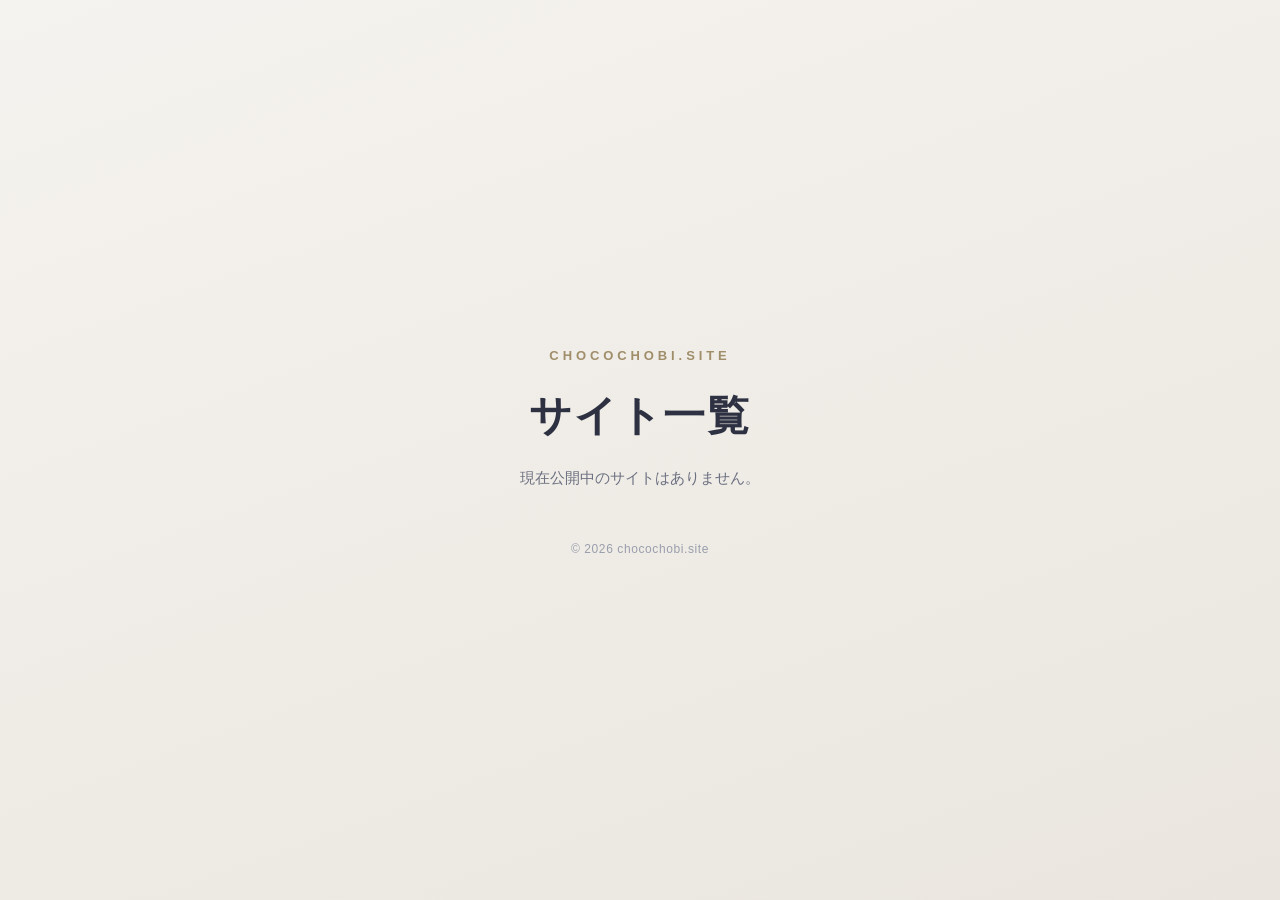
<file: index.html>
<!DOCTYPE html>
<html lang="ja">
<head>
  <meta charset="UTF-8">
  <meta name="viewport" content="width=device-width, initial-scale=1.0">
  <title>chocochobi.site</title>
  <meta name="description" content="chocochobi.site のサイト一覧です。">
  <style>
    *, *::before, *::after { box-sizing: border-box; margin: 0; padding: 0; }
    body {
      font-family: "Hiragino Kaku Gothic ProN", "Hiragino Sans", "Meiryo", sans-serif;
      color: #2d3142;
      background: linear-gradient(160deg, #f5f3ef 0%, #eae6df 100%);
      min-height: 100vh;
      display: flex;
      align-items: center;
      justify-content: center;
      padding: 40px 20px;
      line-height: 1.7;
    }
    .hub {
      width: 100%;
      max-width: 760px;
      text-align: center;
    }
    .hub-mark {
      display: inline-block;
      font-size: 13px;
      letter-spacing: 0.3em;
      text-transform: uppercase;
      color: #a08e6a;
      font-weight: 700;
      margin-bottom: 14px;
    }
    .hub h1 {
      font-size: clamp(1.8rem, 5vw, 2.6rem);
      font-weight: 700;
      letter-spacing: 0.04em;
      color: #2d3142;
    }
    .hub-lead {
      color: #6c7080;
      font-size: 15px;
      margin-top: 14px;
      margin-bottom: 48px;
    }
    .cards {
      display: grid;
      grid-template-columns: 1fr 1fr;
      gap: 22px;
    }
    .card {
      position: relative;
      display: flex;
      flex-direction: column;
      justify-content: flex-end;
      min-height: 200px;
      padding: 28px;
      border-radius: 14px;
      background: #fff;
      box-shadow: 0 8px 30px rgba(0,0,0,0.07);
      text-align: left;
      text-decoration: none;
      color: inherit;
      transition: transform 0.25s ease, box-shadow 0.25s ease;
      overflow: hidden;
    }
    .card:hover {
      transform: translateY(-4px);
      box-shadow: 0 14px 40px rgba(0,0,0,0.12);
    }
    .card-accent { position: absolute; top: 0; left: 0; right: 0; height: 6px; }
    .card.law .card-accent  { background: linear-gradient(90deg, #1a2e4a, #b8965a); }
    .card.barre .card-accent { background: linear-gradient(90deg, #c98aa6, #e8c9a0); }
    .card-tag {
      align-self: flex-start;
      font-size: 11px;
      letter-spacing: 0.18em;
      text-transform: uppercase;
      color: #a08e6a;
      font-weight: 700;
      margin-bottom: auto;
    }
    .card h2 {
      font-size: 21px;
      font-weight: 700;
      margin-top: 18px;
      color: #2d3142;
    }
    .card p { font-size: 13.5px; color: #6c7080; margin-top: 8px; }
    .card-go { margin-top: 16px; font-size: 13px; font-weight: 700; color: #b8965a; }
    .badge-soon {
      position: absolute;
      top: 18px; right: 18px;
      background: #efe9e0;
      color: #a08e6a;
      font-size: 11px;
      font-weight: 700;
      padding: 4px 10px;
      border-radius: 999px;
      letter-spacing: 0.05em;
    }
    .hub-footer { margin-top: 44px; font-size: 12px; color: #9a9eac; letter-spacing: 0.05em; }
    @media (max-width: 600px) {
      .cards { grid-template-columns: 1fr; }
    }
  </style>
</head>
<body>
  <main class="hub">
    <span class="hub-mark">chocochobi.site</span>
    <h1>サイト一覧</h1>
    <p class="hub-lead">現在公開中のサイトはありません。</p>

    <p class="hub-footer">&copy; 2026 chocochobi.site</p>
  </main>
</body>
</html>
</file>
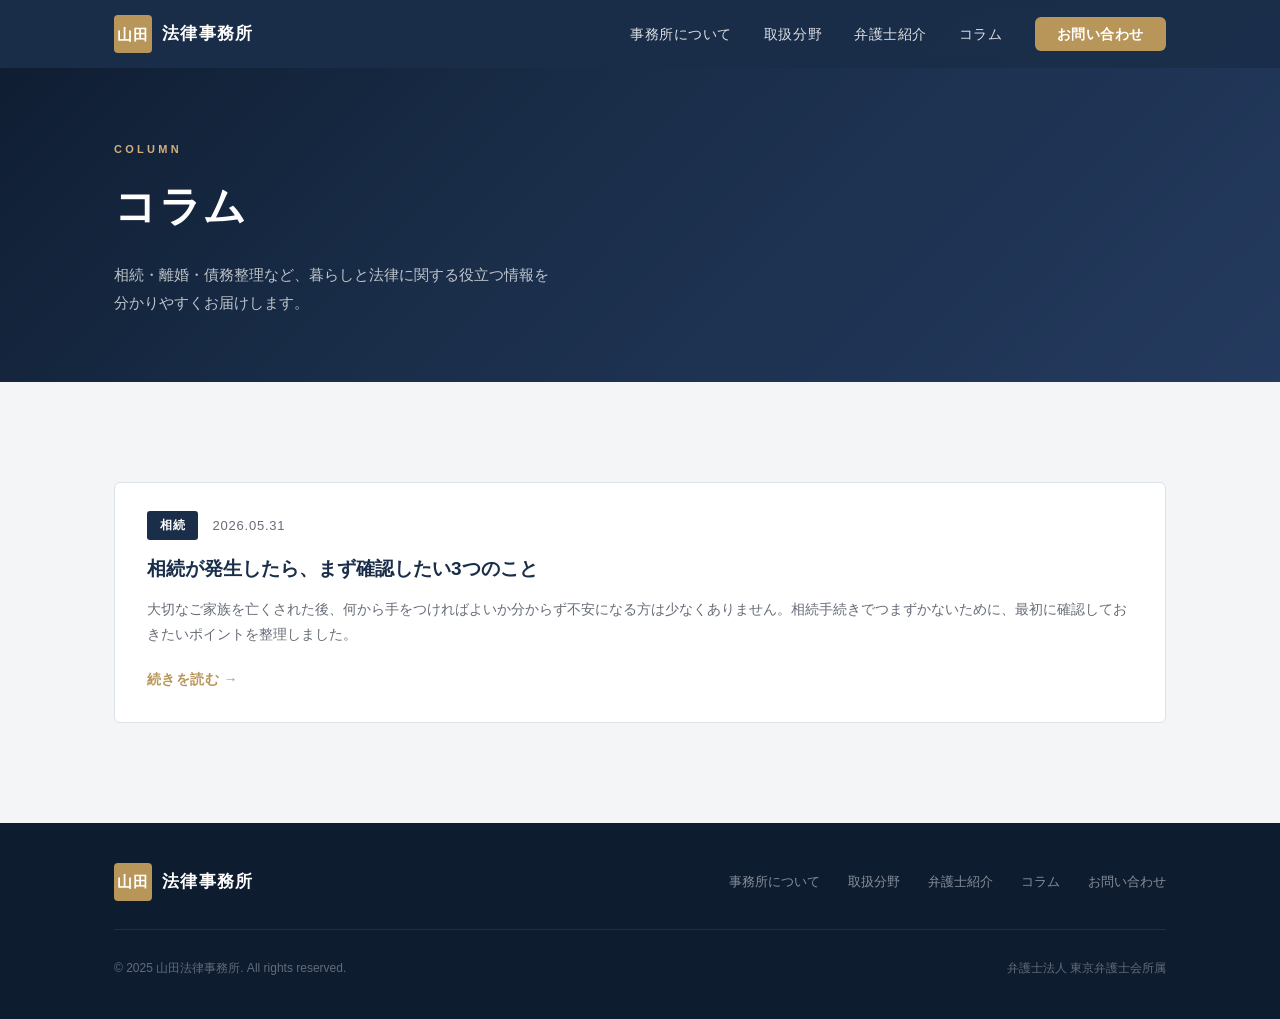
<file: column/index.html>
<!DOCTYPE html>
<html lang="ja">
<head>
  <meta charset="UTF-8">
  <meta name="viewport" content="width=device-width, initial-scale=1.0">
  <title>コラム | 山田法律事務所</title>
  <meta name="description" content="山田法律事務所が、相続・離婚・債務整理など、暮らしと法律に関する役立つ情報を分かりやすくお届けします。">
  <link rel="stylesheet" href="../style.css">
</head>
<body>

  <!-- ナビゲーション -->
  <header>
    <nav class="navbar">
      <a class="nav-logo" href="../index.html">
        <span class="logo-mark">山田</span>
        <span class="logo-text">法律事務所</span>
      </a>
      <ul class="nav-links">
        <li><a href="../index.html#about">事務所について</a></li>
        <li><a href="../index.html#practice">取扱分野</a></li>
        <li><a href="../index.html#attorneys">弁護士紹介</a></li>
        <li><a href="index.html">コラム</a></li>
        <li><a href="../index.html#contact" class="btn-contact">お問い合わせ</a></li>
      </ul>
    </nav>
  </header>

  <!-- ページヘッダー -->
  <section class="subpage-header">
    <div class="container">
      <div class="section-label light">Column</div>
      <h1 class="subpage-title">コラム</h1>
      <p class="subpage-desc">相続・離婚・債務整理など、暮らしと法律に関する役立つ情報を<br>分かりやすくお届けします。</p>
    </div>
  </section>

  <!-- コラム一覧 -->
  <section class="section column-list-section">
    <div class="container">
      <div class="column-list">

        <!-- 記事はここに追加していきます -->
        <a class="column-card" href="souzoku-no-kiso.html">
          <div class="column-card-meta">
            <span class="column-cat">相続</span>
            <span class="column-date">2026.05.31</span>
          </div>
          <h2 class="column-card-title">相続が発生したら、まず確認したい3つのこと</h2>
          <p class="column-card-excerpt">大切なご家族を亡くされた後、何から手をつければよいか分からず不安になる方は少なくありません。相続手続きでつまずかないために、最初に確認しておきたいポイントを整理しました。</p>
          <span class="column-readmore">続きを読む →</span>
        </a>

      </div>
    </div>
  </section>

  <!-- フッター -->
  <footer class="footer">
    <div class="container">
      <div class="footer-top">
        <div class="footer-brand">
          <span class="logo-mark">山田</span>
          <span class="logo-text">法律事務所</span>
        </div>
        <nav class="footer-nav">
          <a href="../index.html#about">事務所について</a>
          <a href="../index.html#practice">取扱分野</a>
          <a href="../index.html#attorneys">弁護士紹介</a>
          <a href="index.html">コラム</a>
          <a href="../index.html#contact">お問い合わせ</a>
        </nav>
      </div>
      <div class="footer-bottom">
        <p>&copy; 2025 山田法律事務所. All rights reserved.</p>
        <p class="footer-note">弁護士法人 東京弁護士会所属</p>
      </div>
    </div>
  </footer>

  <script>
    // ナビバーのスクロール影
    const navbar = document.querySelector('.navbar');
    window.addEventListener('scroll', () => {
      navbar.classList.toggle('scrolled', window.scrollY > 10);
    });
  </script>

</body>
</html>
</file>
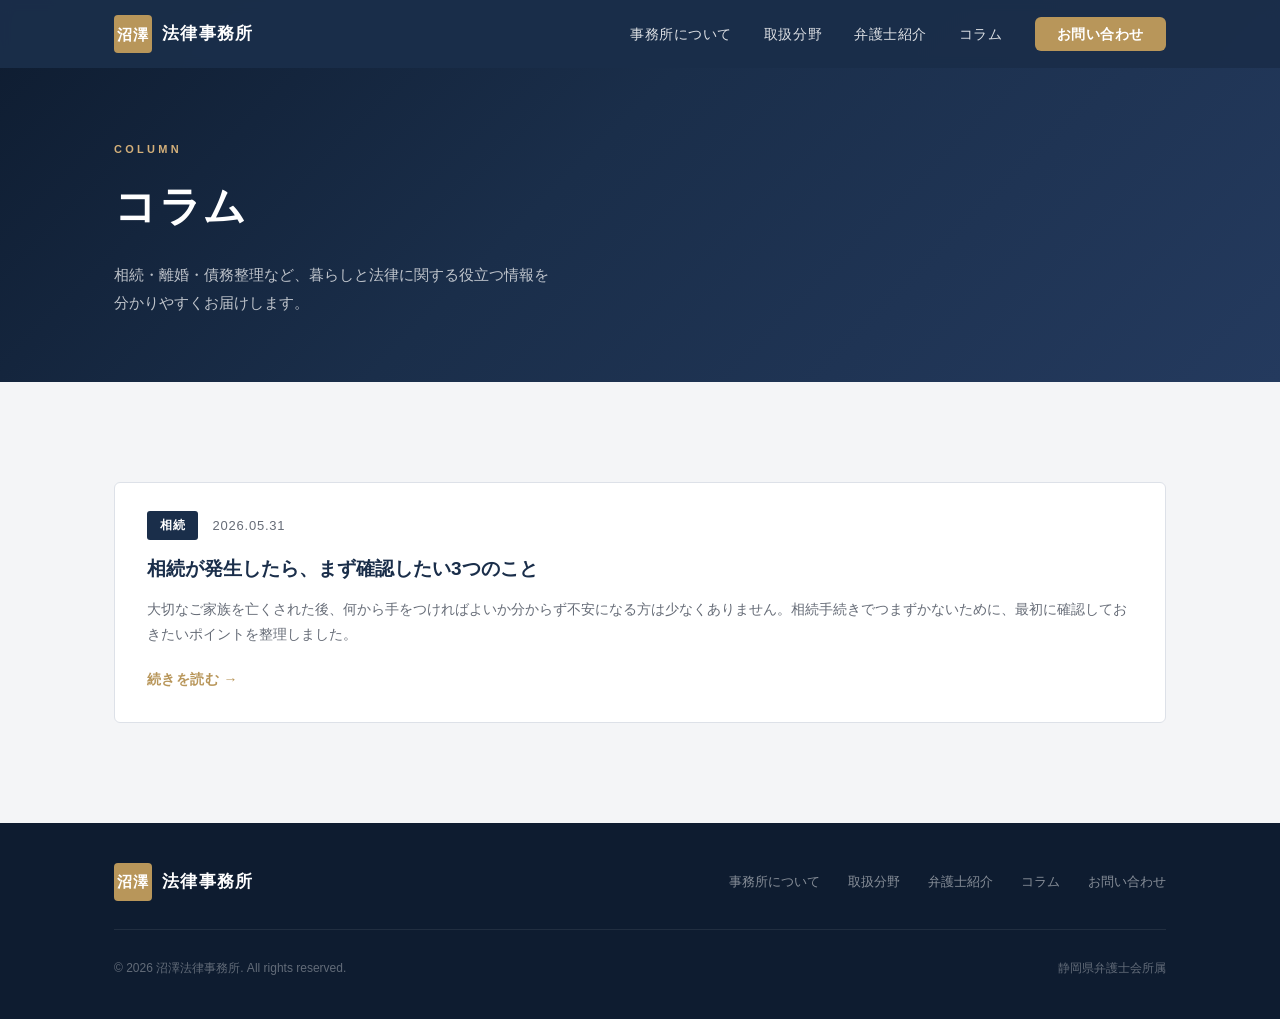
<file: lawyer-preview-7d3f9a1c/column/index.html>
<!DOCTYPE html>
<html lang="ja">
<head>
  <meta charset="UTF-8">
  <meta name="viewport" content="width=device-width, initial-scale=1.0">
  <meta name="robots" content="noindex">
  <title>コラム | 沼澤法律事務所</title>
  <meta name="description" content="沼澤法律事務所が、相続・離婚・債務整理など、暮らしと法律に関する役立つ情報を分かりやすくお届けします。">
  <link rel="stylesheet" href="../style.css">
</head>
<body>

  <!-- ナビゲーション -->
  <header>
    <nav class="navbar">
      <a class="nav-logo" href="../index.html">
        <span class="logo-mark">沼澤</span>
        <span class="logo-text">法律事務所</span>
      </a>
      <ul class="nav-links">
        <li><a href="../index.html#about">事務所について</a></li>
        <li><a href="../index.html#practice">取扱分野</a></li>
        <li><a href="../index.html#attorneys">弁護士紹介</a></li>
        <li><a href="index.html">コラム</a></li>
        <li><a href="../index.html#contact" class="btn-contact">お問い合わせ</a></li>
      </ul>
    </nav>
  </header>

  <!-- ページヘッダー -->
  <section class="subpage-header">
    <div class="container">
      <div class="section-label light">Column</div>
      <h1 class="subpage-title">コラム</h1>
      <p class="subpage-desc">相続・離婚・債務整理など、暮らしと法律に関する役立つ情報を<br>分かりやすくお届けします。</p>
    </div>
  </section>

  <!-- コラム一覧 -->
  <section class="section column-list-section">
    <div class="container">
      <div class="column-list">

        <!-- 記事はここに追加していきます -->
        <a class="column-card" href="souzoku-no-kiso.html">
          <div class="column-card-meta">
            <span class="column-cat">相続</span>
            <span class="column-date">2026.05.31</span>
          </div>
          <h2 class="column-card-title">相続が発生したら、まず確認したい3つのこと</h2>
          <p class="column-card-excerpt">大切なご家族を亡くされた後、何から手をつければよいか分からず不安になる方は少なくありません。相続手続きでつまずかないために、最初に確認しておきたいポイントを整理しました。</p>
          <span class="column-readmore">続きを読む →</span>
        </a>

      </div>
    </div>
  </section>

  <!-- フッター -->
  <footer class="footer">
    <div class="container">
      <div class="footer-top">
        <div class="footer-brand">
          <span class="logo-mark">沼澤</span>
          <span class="logo-text">法律事務所</span>
        </div>
        <nav class="footer-nav">
          <a href="../index.html#about">事務所について</a>
          <a href="../index.html#practice">取扱分野</a>
          <a href="../index.html#attorneys">弁護士紹介</a>
          <a href="index.html">コラム</a>
          <a href="../index.html#contact">お問い合わせ</a>
        </nav>
      </div>
      <div class="footer-bottom">
        <p>&copy; 2026 沼澤法律事務所. All rights reserved.</p>
        <p class="footer-note">静岡県弁護士会所属</p>
      </div>
    </div>
  </footer>

  <script>
    // ナビバーのスクロール影
    const navbar = document.querySelector('.navbar');
    window.addEventListener('scroll', () => {
      navbar.classList.toggle('scrolled', window.scrollY > 10);
    });
  </script>

</body>
</html>
</file>
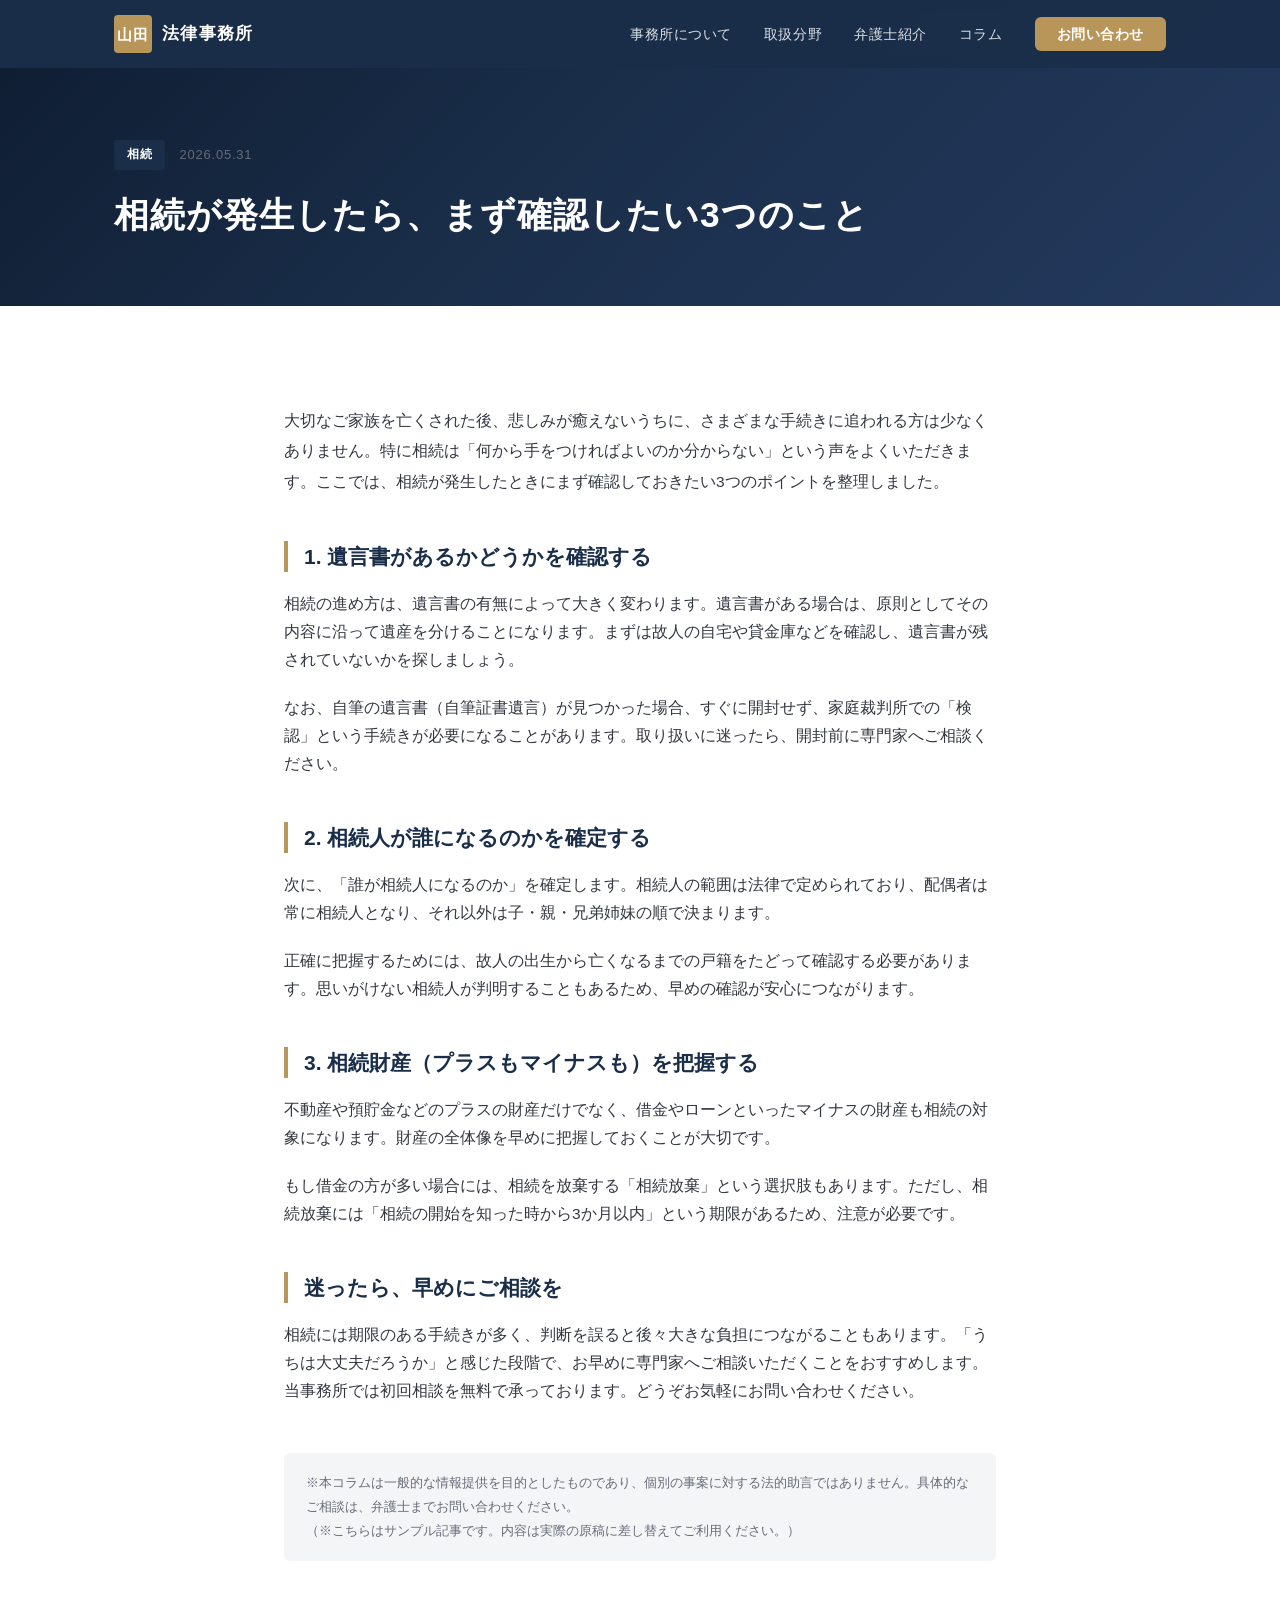
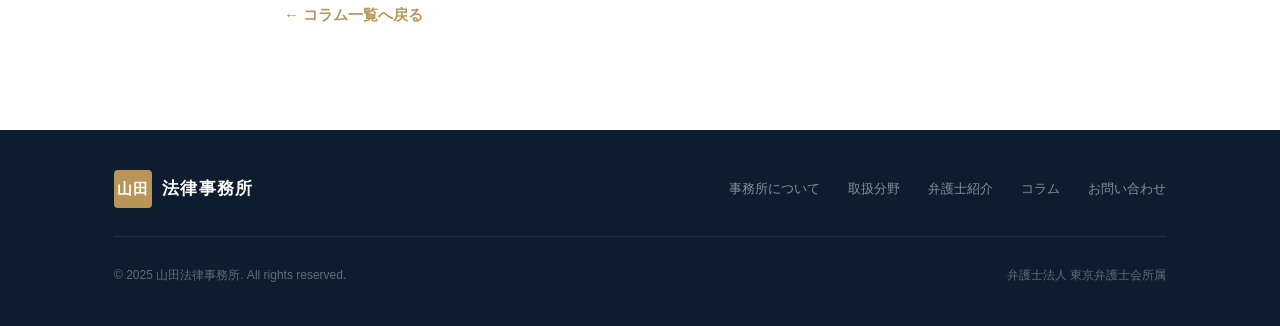
<file: column/souzoku-no-kiso.html>
<!DOCTYPE html>
<html lang="ja">
<head>
  <meta charset="UTF-8">
  <meta name="viewport" content="width=device-width, initial-scale=1.0">
  <title>相続が発生したら、まず確認したい3つのこと | コラム | 山田法律事務所</title>
  <meta name="description" content="相続が発生したとき、最初に確認しておきたい「遺言書」「相続人」「相続財産」の3つのポイントを、山田法律事務所が分かりやすく解説します。">
  <link rel="stylesheet" href="../style.css">
</head>
<body>

  <!-- ナビゲーション -->
  <header>
    <nav class="navbar">
      <a class="nav-logo" href="../index.html">
        <span class="logo-mark">山田</span>
        <span class="logo-text">法律事務所</span>
      </a>
      <ul class="nav-links">
        <li><a href="../index.html#about">事務所について</a></li>
        <li><a href="../index.html#practice">取扱分野</a></li>
        <li><a href="../index.html#attorneys">弁護士紹介</a></li>
        <li><a href="index.html">コラム</a></li>
        <li><a href="../index.html#contact" class="btn-contact">お問い合わせ</a></li>
      </ul>
    </nav>
  </header>

  <!-- 記事ヘッダー -->
  <section class="subpage-header">
    <div class="container">
      <div class="article-meta-top">
        <span class="column-cat">相続</span>
        <span class="column-date">2026.05.31</span>
      </div>
      <h1 class="article-title">相続が発生したら、まず確認したい3つのこと</h1>
    </div>
  </section>

  <!-- 記事本文 -->
  <article class="section article-body-section">
    <div class="container article-container">
      <p class="article-lead">大切なご家族を亡くされた後、悲しみが癒えないうちに、さまざまな手続きに追われる方は少なくありません。特に相続は「何から手をつければよいのか分からない」という声をよくいただきます。ここでは、相続が発生したときにまず確認しておきたい3つのポイントを整理しました。</p>

      <h2>1. 遺言書があるかどうかを確認する</h2>
      <p>相続の進め方は、遺言書の有無によって大きく変わります。遺言書がある場合は、原則としてその内容に沿って遺産を分けることになります。まずは故人の自宅や貸金庫などを確認し、遺言書が残されていないかを探しましょう。</p>
      <p>なお、自筆の遺言書（自筆証書遺言）が見つかった場合、すぐに開封せず、家庭裁判所での「検認」という手続きが必要になることがあります。取り扱いに迷ったら、開封前に専門家へご相談ください。</p>

      <h2>2. 相続人が誰になるのかを確定する</h2>
      <p>次に、「誰が相続人になるのか」を確定します。相続人の範囲は法律で定められており、配偶者は常に相続人となり、それ以外は子・親・兄弟姉妹の順で決まります。</p>
      <p>正確に把握するためには、故人の出生から亡くなるまでの戸籍をたどって確認する必要があります。思いがけない相続人が判明することもあるため、早めの確認が安心につながります。</p>

      <h2>3. 相続財産（プラスもマイナスも）を把握する</h2>
      <p>不動産や預貯金などのプラスの財産だけでなく、借金やローンといったマイナスの財産も相続の対象になります。財産の全体像を早めに把握しておくことが大切です。</p>
      <p>もし借金の方が多い場合には、相続を放棄する「相続放棄」という選択肢もあります。ただし、相続放棄には「相続の開始を知った時から3か月以内」という期限があるため、注意が必要です。</p>

      <h2>迷ったら、早めにご相談を</h2>
      <p>相続には期限のある手続きが多く、判断を誤ると後々大きな負担につながることもあります。「うちは大丈夫だろうか」と感じた段階で、お早めに専門家へご相談いただくことをおすすめします。当事務所では初回相談を無料で承っております。どうぞお気軽にお問い合わせください。</p>

      <div class="article-note">
        ※本コラムは一般的な情報提供を目的としたものであり、個別の事案に対する法的助言ではありません。具体的なご相談は、弁護士までお問い合わせください。<br>
        （※こちらはサンプル記事です。内容は実際の原稿に差し替えてご利用ください。）
      </div>

      <a class="back-link" href="index.html">← コラム一覧へ戻る</a>
    </div>
  </article>

  <!-- フッター -->
  <footer class="footer">
    <div class="container">
      <div class="footer-top">
        <div class="footer-brand">
          <span class="logo-mark">山田</span>
          <span class="logo-text">法律事務所</span>
        </div>
        <nav class="footer-nav">
          <a href="../index.html#about">事務所について</a>
          <a href="../index.html#practice">取扱分野</a>
          <a href="../index.html#attorneys">弁護士紹介</a>
          <a href="index.html">コラム</a>
          <a href="../index.html#contact">お問い合わせ</a>
        </nav>
      </div>
      <div class="footer-bottom">
        <p>&copy; 2025 山田法律事務所. All rights reserved.</p>
        <p class="footer-note">弁護士法人 東京弁護士会所属</p>
      </div>
    </div>
  </footer>

  <script>
    const navbar = document.querySelector('.navbar');
    window.addEventListener('scroll', () => {
      navbar.classList.toggle('scrolled', window.scrollY > 10);
    });
  </script>

</body>
</html>
</file>
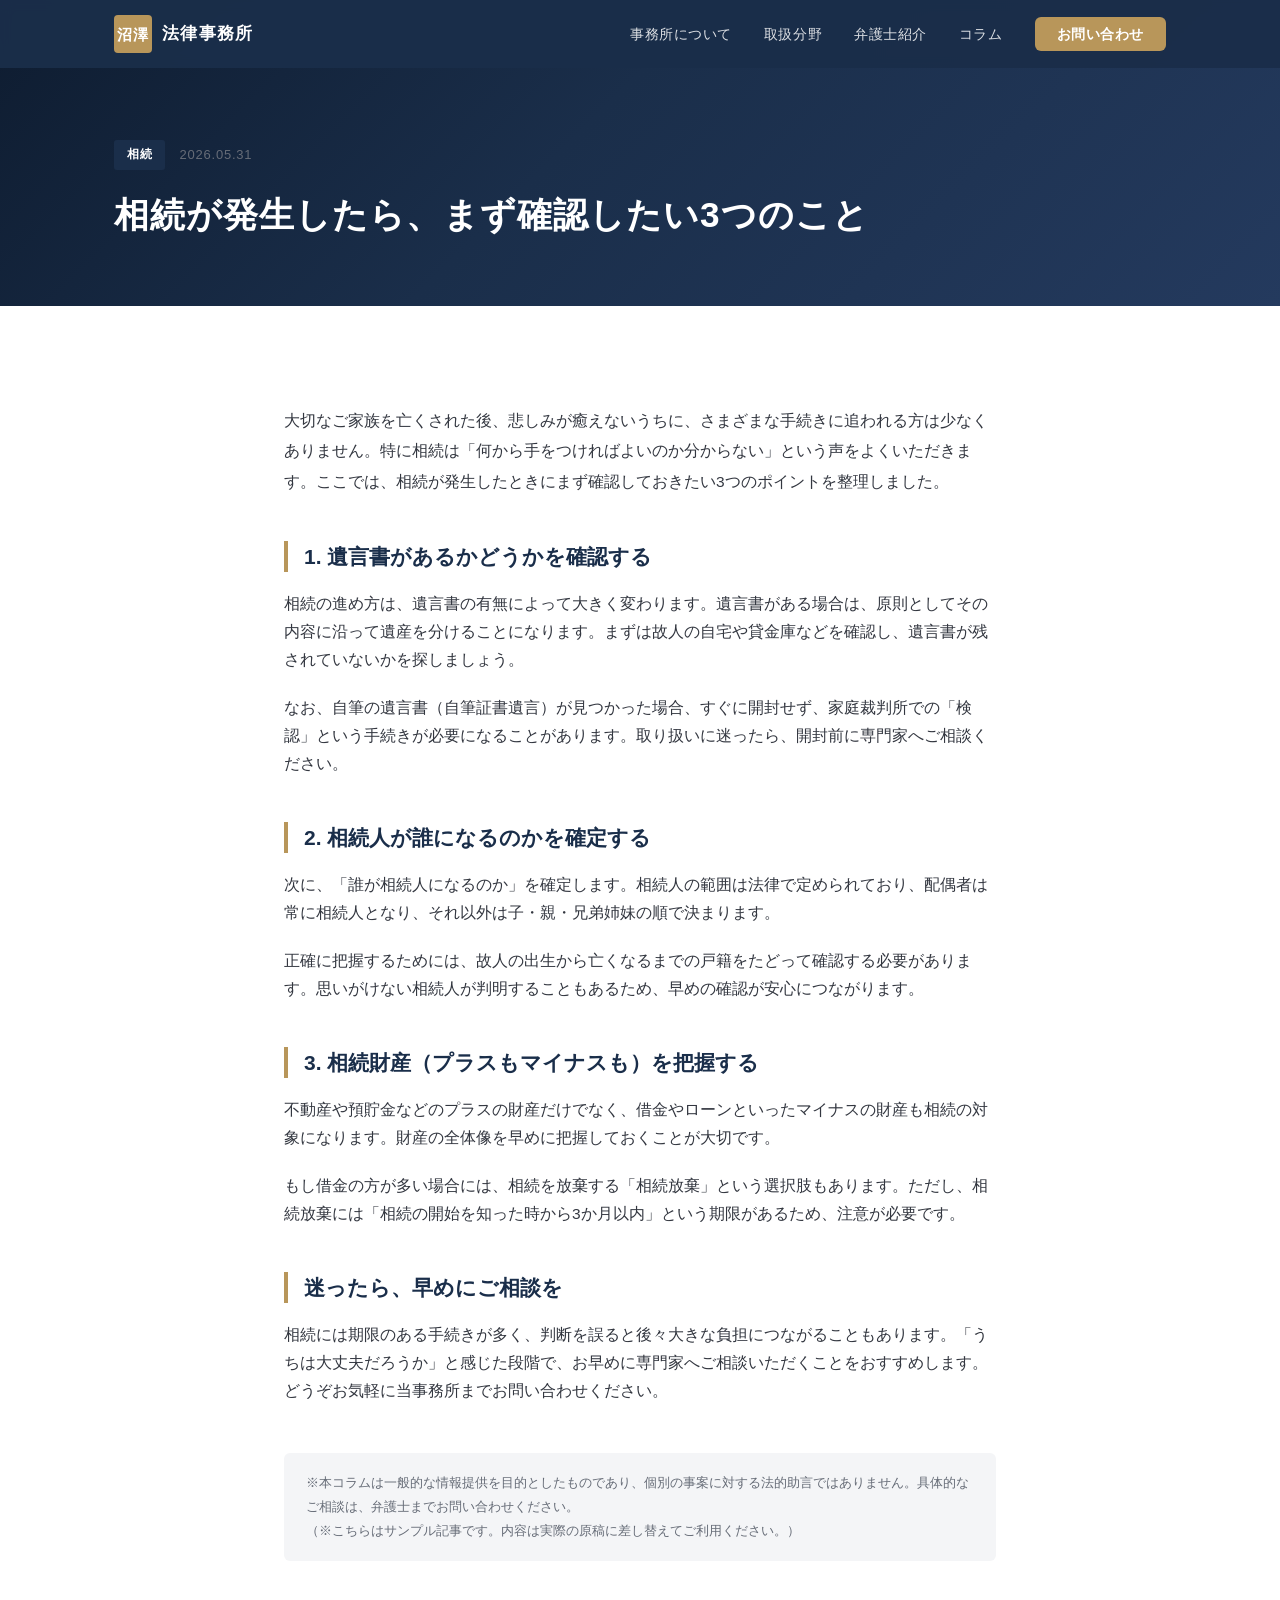
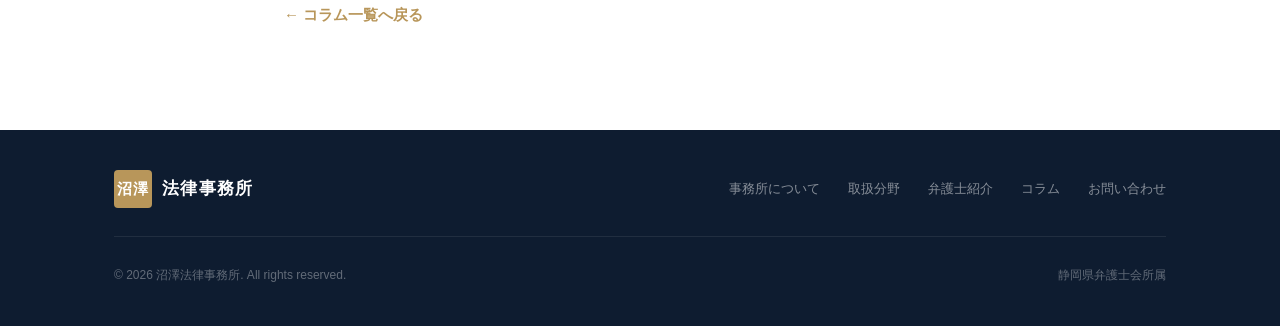
<file: lawyer-preview-7d3f9a1c/column/souzoku-no-kiso.html>
<!DOCTYPE html>
<html lang="ja">
<head>
  <meta charset="UTF-8">
  <meta name="viewport" content="width=device-width, initial-scale=1.0">
  <meta name="robots" content="noindex">
  <title>相続が発生したら、まず確認したい3つのこと | コラム | 沼澤法律事務所</title>
  <meta name="description" content="相続が発生したとき、最初に確認しておきたい「遺言書」「相続人」「相続財産」の3つのポイントを、沼澤法律事務所が分かりやすく解説します。">
  <link rel="stylesheet" href="../style.css">
</head>
<body>

  <!-- ナビゲーション -->
  <header>
    <nav class="navbar">
      <a class="nav-logo" href="../index.html">
        <span class="logo-mark">沼澤</span>
        <span class="logo-text">法律事務所</span>
      </a>
      <ul class="nav-links">
        <li><a href="../index.html#about">事務所について</a></li>
        <li><a href="../index.html#practice">取扱分野</a></li>
        <li><a href="../index.html#attorneys">弁護士紹介</a></li>
        <li><a href="index.html">コラム</a></li>
        <li><a href="../index.html#contact" class="btn-contact">お問い合わせ</a></li>
      </ul>
    </nav>
  </header>

  <!-- 記事ヘッダー -->
  <section class="subpage-header">
    <div class="container">
      <div class="article-meta-top">
        <span class="column-cat">相続</span>
        <span class="column-date">2026.05.31</span>
      </div>
      <h1 class="article-title">相続が発生したら、まず確認したい3つのこと</h1>
    </div>
  </section>

  <!-- 記事本文 -->
  <article class="section article-body-section">
    <div class="container article-container">
      <p class="article-lead">大切なご家族を亡くされた後、悲しみが癒えないうちに、さまざまな手続きに追われる方は少なくありません。特に相続は「何から手をつければよいのか分からない」という声をよくいただきます。ここでは、相続が発生したときにまず確認しておきたい3つのポイントを整理しました。</p>

      <h2>1. 遺言書があるかどうかを確認する</h2>
      <p>相続の進め方は、遺言書の有無によって大きく変わります。遺言書がある場合は、原則としてその内容に沿って遺産を分けることになります。まずは故人の自宅や貸金庫などを確認し、遺言書が残されていないかを探しましょう。</p>
      <p>なお、自筆の遺言書（自筆証書遺言）が見つかった場合、すぐに開封せず、家庭裁判所での「検認」という手続きが必要になることがあります。取り扱いに迷ったら、開封前に専門家へご相談ください。</p>

      <h2>2. 相続人が誰になるのかを確定する</h2>
      <p>次に、「誰が相続人になるのか」を確定します。相続人の範囲は法律で定められており、配偶者は常に相続人となり、それ以外は子・親・兄弟姉妹の順で決まります。</p>
      <p>正確に把握するためには、故人の出生から亡くなるまでの戸籍をたどって確認する必要があります。思いがけない相続人が判明することもあるため、早めの確認が安心につながります。</p>

      <h2>3. 相続財産（プラスもマイナスも）を把握する</h2>
      <p>不動産や預貯金などのプラスの財産だけでなく、借金やローンといったマイナスの財産も相続の対象になります。財産の全体像を早めに把握しておくことが大切です。</p>
      <p>もし借金の方が多い場合には、相続を放棄する「相続放棄」という選択肢もあります。ただし、相続放棄には「相続の開始を知った時から3か月以内」という期限があるため、注意が必要です。</p>

      <h2>迷ったら、早めにご相談を</h2>
      <p>相続には期限のある手続きが多く、判断を誤ると後々大きな負担につながることもあります。「うちは大丈夫だろうか」と感じた段階で、お早めに専門家へご相談いただくことをおすすめします。どうぞお気軽に当事務所までお問い合わせください。</p>

      <div class="article-note">
        ※本コラムは一般的な情報提供を目的としたものであり、個別の事案に対する法的助言ではありません。具体的なご相談は、弁護士までお問い合わせください。<br>
        （※こちらはサンプル記事です。内容は実際の原稿に差し替えてご利用ください。）
      </div>

      <a class="back-link" href="index.html">← コラム一覧へ戻る</a>
    </div>
  </article>

  <!-- フッター -->
  <footer class="footer">
    <div class="container">
      <div class="footer-top">
        <div class="footer-brand">
          <span class="logo-mark">沼澤</span>
          <span class="logo-text">法律事務所</span>
        </div>
        <nav class="footer-nav">
          <a href="../index.html#about">事務所について</a>
          <a href="../index.html#practice">取扱分野</a>
          <a href="../index.html#attorneys">弁護士紹介</a>
          <a href="index.html">コラム</a>
          <a href="../index.html#contact">お問い合わせ</a>
        </nav>
      </div>
      <div class="footer-bottom">
        <p>&copy; 2026 沼澤法律事務所. All rights reserved.</p>
        <p class="footer-note">静岡県弁護士会所属</p>
      </div>
    </div>
  </footer>

  <script>
    const navbar = document.querySelector('.navbar');
    window.addEventListener('scroll', () => {
      navbar.classList.toggle('scrolled', window.scrollY > 10);
    });
  </script>

</body>
</html>
</file>
<file: style.css>
/* ===== リセット & ベース ===== */
*, *::before, *::after {
  box-sizing: border-box;
  margin: 0;
  padding: 0;
}

:root {
  --navy:    #1a2e4a;
  --navy-mid:#243a5e;
  --gold:    #b8965a;
  --gold-lt: #d4b07a;
  --gray-dk: #333740;
  --gray-md: #666c77;
  --gray-lt: #f4f5f7;
  --white:   #ffffff;
  --border:  #dde1e8;
  --radius:  6px;
  --shadow:  0 4px 24px rgba(0,0,0,0.08);
  --transition: 0.25s ease;
  --max-w:   1100px;
}

html {
  scroll-behavior: smooth;
}

body {
  font-family: "Hiragino Kaku Gothic ProN", "Hiragino Sans", "Meiryo", sans-serif;
  font-size: 16px;
  line-height: 1.8;
  color: var(--gray-dk);
  background: var(--white);
}

a {
  color: inherit;
  text-decoration: none;
}

img { display: block; max-width: 100%; }

.container {
  max-width: var(--max-w);
  margin: 0 auto;
  padding: 0 24px;
}

/* ===== ナビバー ===== */
header {
  position: fixed;
  top: 0; left: 0; right: 0;
  z-index: 100;
  background: rgba(26, 46, 74, 0.97);
  backdrop-filter: blur(6px);
}

.navbar {
  max-width: var(--max-w);
  margin: 0 auto;
  padding: 0 24px;
  height: 68px;
  display: flex;
  align-items: center;
  justify-content: space-between;
  transition: box-shadow var(--transition);
}

.navbar.scrolled {
  box-shadow: 0 2px 20px rgba(0,0,0,0.25);
}

.nav-logo {
  display: flex;
  align-items: center;
  gap: 10px;
  color: var(--white);
}

.logo-mark {
  background: var(--gold);
  color: var(--white);
  font-weight: 700;
  font-size: 15px;
  width: 38px;
  height: 38px;
  display: flex;
  align-items: center;
  justify-content: center;
  border-radius: 4px;
  letter-spacing: 0.05em;
}

.logo-text {
  font-size: 17px;
  font-weight: 700;
  letter-spacing: 0.08em;
  color: var(--white);
}

.nav-links {
  list-style: none;
  display: flex;
  align-items: center;
  gap: 32px;
}

.nav-links a {
  color: rgba(255,255,255,0.85);
  font-size: 14px;
  letter-spacing: 0.04em;
  transition: color var(--transition);
}

.nav-links a:hover {
  color: var(--gold-lt);
}

.btn-contact {
  background: var(--gold) !important;
  color: var(--white) !important;
  padding: 9px 22px;
  border-radius: var(--radius);
  font-weight: 600;
  transition: background var(--transition) !important;
}

.btn-contact:hover {
  background: var(--gold-lt) !important;
}

/* ===== ヒーロー ===== */
.hero {
  position: relative;
  min-height: 100vh;
  display: flex;
  align-items: center;
  background: linear-gradient(135deg, #0e1c30 0%, #1a2e4a 45%, #243a5e 100%);
  overflow: hidden;
}

.hero::before {
  content: '';
  position: absolute;
  inset: 0;
  background-image:
    repeating-linear-gradient(
      0deg,
      transparent,
      transparent 79px,
      rgba(255,255,255,0.025) 79px,
      rgba(255,255,255,0.025) 80px
    ),
    repeating-linear-gradient(
      90deg,
      transparent,
      transparent 79px,
      rgba(255,255,255,0.025) 79px,
      rgba(255,255,255,0.025) 80px
    );
}

.hero::after {
  content: '';
  position: absolute;
  right: -100px;
  top: 50%;
  transform: translateY(-50%);
  width: 600px;
  height: 600px;
  border-radius: 50%;
  background: radial-gradient(circle, rgba(184,150,90,0.12) 0%, transparent 70%);
}

.hero-content {
  position: relative;
  z-index: 1;
  max-width: var(--max-w);
  margin: 0 auto;
  padding: 0 24px;
  padding-top: 68px;
}

.hero-sub {
  color: var(--gold);
  font-size: 13px;
  letter-spacing: 0.25em;
  margin-bottom: 20px;
  font-weight: 600;
}

.hero h1 {
  font-size: clamp(2rem, 5vw, 3.5rem);
  font-weight: 700;
  color: var(--white);
  line-height: 1.35;
  margin-bottom: 24px;
  letter-spacing: 0.03em;
}

.hero-desc {
  color: rgba(255,255,255,0.72);
  font-size: 16px;
  line-height: 1.9;
  margin-bottom: 40px;
}

.btn-primary {
  display: inline-block;
  background: var(--gold);
  color: var(--white);
  padding: 15px 40px;
  border-radius: var(--radius);
  font-size: 15px;
  font-weight: 700;
  letter-spacing: 0.05em;
  transition: background var(--transition), transform var(--transition), box-shadow var(--transition);
  box-shadow: 0 4px 16px rgba(184,150,90,0.4);
}

.btn-primary:hover {
  background: var(--gold-lt);
  transform: translateY(-2px);
  box-shadow: 0 8px 24px rgba(184,150,90,0.5);
}

/* ===== セクション共通 ===== */
.section {
  padding: 100px 0;
}

.section-label {
  font-size: 11px;
  letter-spacing: 0.3em;
  text-transform: uppercase;
  color: var(--gold);
  font-weight: 700;
  margin-bottom: 10px;
}

.section-label.light { color: var(--gold-lt); }

.section-title {
  font-size: clamp(1.6rem, 3vw, 2.2rem);
  font-weight: 700;
  color: var(--navy);
  margin-bottom: 56px;
  letter-spacing: 0.04em;
  position: relative;
  padding-bottom: 20px;
}

.section-title::after {
  content: '';
  position: absolute;
  bottom: 0; left: 0;
  width: 48px; height: 3px;
  background: var(--gold);
  border-radius: 2px;
}

.section-title.light { color: var(--white); }
.section-title.light::after { background: var(--gold-lt); }

/* ===== 事務所について ===== */
.about { background: var(--white); }

.about-grid {
  display: grid;
  grid-template-columns: 1fr 1fr;
  gap: 64px;
  align-items: center;
}

.about-text p {
  color: var(--gray-md);
  margin-bottom: 18px;
  font-size: 15px;
}

.about-stats {
  display: grid;
  grid-template-columns: 1fr 1fr 1fr;
  gap: 16px;
}

.stat {
  background: var(--navy);
  border-radius: 8px;
  padding: 28px 16px;
  text-align: center;
  display: flex;
  flex-direction: column;
  gap: 8px;
}

.stat-number {
  font-size: 2rem;
  font-weight: 800;
  color: var(--gold);
  line-height: 1;
}

.stat-number small {
  font-size: 1rem;
  font-weight: 600;
}

.stat-label {
  font-size: 12px;
  color: rgba(255,255,255,0.7);
  letter-spacing: 0.05em;
}

/* ===== 取扱分野 ===== */
.practice { background: var(--gray-lt); }

.practice-grid {
  display: grid;
  grid-template-columns: repeat(3, 1fr);
  gap: 24px;
}

.practice-card {
  background: var(--white);
  border-radius: 10px;
  padding: 36px 28px;
  border: 1px solid var(--border);
  transition: transform var(--transition), box-shadow var(--transition), border-color var(--transition);
}

.practice-card:hover {
  transform: translateY(-4px);
  box-shadow: var(--shadow);
  border-color: var(--gold);
}

.practice-icon {
  width: 52px;
  height: 52px;
  background: rgba(26,46,74,0.06);
  border-radius: 10px;
  display: flex;
  align-items: center;
  justify-content: center;
  margin-bottom: 20px;
  color: var(--navy);
  padding: 10px;
}

.practice-icon svg {
  width: 100%;
  height: 100%;
}

.practice-card h3 {
  font-size: 17px;
  font-weight: 700;
  color: var(--navy);
  margin-bottom: 12px;
  letter-spacing: 0.02em;
}

.practice-card p {
  font-size: 14px;
  color: var(--gray-md);
  line-height: 1.8;
}

/* ===== 弁護士紹介 ===== */
.attorneys { background: var(--white); }

.attorneys-grid {
  display: grid;
  grid-template-columns: repeat(3, 1fr);
  gap: 28px;
}

.attorney-card {
  border: 1px solid var(--border);
  border-radius: 10px;
  overflow: hidden;
  transition: box-shadow var(--transition);
}

.attorney-card:hover {
  box-shadow: var(--shadow);
}

.attorney-photo {
  height: 200px;
  display: flex;
  align-items: center;
  justify-content: center;
}

.attorney-photo-1 { background: linear-gradient(135deg, #1a2e4a 0%, #2d4a6e 100%); }
.attorney-photo-2 { background: linear-gradient(135deg, #2c3e50 0%, #3d5a73 100%); }
.attorney-photo-3 { background: linear-gradient(135deg, #243a5e 0%, #3a5580 100%); }

.photo-placeholder {
  width: 90px;
  height: 90px;
  background: rgba(255,255,255,0.15);
  border: 3px solid rgba(255,255,255,0.3);
  border-radius: 50%;
  display: flex;
  align-items: center;
  justify-content: center;
  font-size: 22px;
  font-weight: 700;
  color: rgba(255,255,255,0.9);
  letter-spacing: 0.05em;
}

.attorney-info {
  padding: 28px;
}

.attorney-info h3 {
  font-size: 20px;
  font-weight: 700;
  color: var(--navy);
  letter-spacing: 0.04em;
}

.attorney-title {
  font-size: 13px;
  color: var(--gold);
  font-weight: 600;
  letter-spacing: 0.05em;
  margin-top: 4px;
}

.attorney-divider {
  width: 36px;
  height: 2px;
  background: var(--gold);
  border-radius: 1px;
  margin: 16px 0;
}

.attorney-details {
  list-style: none;
  margin-bottom: 16px;
}

.attorney-details li {
  font-size: 13px;
  color: var(--gray-md);
  padding: 3px 0;
  padding-left: 14px;
  position: relative;
}

.attorney-details li::before {
  content: '▸';
  position: absolute;
  left: 0;
  color: var(--gold);
  font-size: 10px;
  top: 4px;
}

.attorney-message {
  font-size: 13px;
  color: var(--gray-md);
  font-style: italic;
  line-height: 1.75;
  border-left: 3px solid var(--gold);
  padding-left: 14px;
  background: rgba(184,150,90,0.05);
  padding: 12px 14px;
  border-radius: 0 4px 4px 0;
}

/* ===== お問い合わせ ===== */
.contact {
  background: var(--navy);
}

.contact .section-title { margin-bottom: 16px; }

.contact-intro {
  color: rgba(255,255,255,0.7);
  font-size: 15px;
  margin-bottom: 56px;
  line-height: 2;
}

.contact-wrapper {
  display: grid;
  grid-template-columns: 340px 1fr;
  gap: 56px;
  align-items: start;
}

.contact-info {
  display: flex;
  flex-direction: column;
  gap: 32px;
}

.contact-item {
  display: flex;
  gap: 16px;
  align-items: flex-start;
}

.contact-icon {
  width: 44px;
  height: 44px;
  background: rgba(255,255,255,0.08);
  border-radius: 8px;
  display: flex;
  align-items: center;
  justify-content: center;
  color: var(--gold);
  flex-shrink: 0;
  padding: 10px;
}

.contact-icon svg { width: 100%; height: 100%; }

.contact-label {
  font-size: 11px;
  letter-spacing: 0.15em;
  text-transform: uppercase;
  color: var(--gold);
  font-weight: 600;
  margin-bottom: 4px;
}

.contact-value {
  font-size: 17px;
  font-weight: 700;
  color: var(--white);
  letter-spacing: 0.03em;
}

.contact-note {
  font-size: 12px;
  color: rgba(255,255,255,0.5);
  margin-top: 2px;
}

/* フォーム */
.contact-form {
  background: rgba(255,255,255,0.04);
  border: 1px solid rgba(255,255,255,0.1);
  border-radius: 12px;
  padding: 40px;
}

.form-group {
  margin-bottom: 22px;
}

.form-group label {
  display: flex;
  align-items: center;
  gap: 8px;
  font-size: 13px;
  font-weight: 600;
  color: rgba(255,255,255,0.85);
  margin-bottom: 8px;
  letter-spacing: 0.03em;
}

.required {
  background: var(--gold);
  color: var(--white);
  font-size: 10px;
  padding: 2px 7px;
  border-radius: 3px;
  font-weight: 700;
  letter-spacing: 0.05em;
}

.form-group input,
.form-group select,
.form-group textarea {
  width: 100%;
  background: rgba(255,255,255,0.07);
  border: 1px solid rgba(255,255,255,0.15);
  border-radius: var(--radius);
  padding: 12px 16px;
  font-size: 14px;
  color: var(--white);
  font-family: inherit;
  transition: border-color var(--transition), background var(--transition);
  outline: none;
  appearance: none;
}

.form-group input::placeholder,
.form-group textarea::placeholder {
  color: rgba(255,255,255,0.3);
}

.form-group select option {
  background: var(--navy-mid);
  color: var(--white);
}

.form-group input:focus,
.form-group select:focus,
.form-group textarea:focus {
  border-color: var(--gold);
  background: rgba(255,255,255,0.1);
}

.form-group textarea {
  resize: vertical;
  min-height: 120px;
}

.btn-submit {
  width: 100%;
  background: var(--gold);
  color: var(--white);
  border: none;
  border-radius: var(--radius);
  padding: 15px;
  font-size: 15px;
  font-weight: 700;
  letter-spacing: 0.08em;
  cursor: pointer;
  transition: background var(--transition), transform var(--transition);
  font-family: inherit;
  margin-top: 8px;
}

.btn-submit:hover:not(:disabled) {
  background: var(--gold-lt);
  transform: translateY(-1px);
}

.btn-submit:disabled {
  cursor: default;
}

.form-note {
  font-size: 11px;
  color: rgba(255,255,255,0.35);
  text-align: center;
  margin-top: 14px;
  line-height: 1.7;
}

/* ===== フッター ===== */
.footer {
  background: #0e1c30;
  padding: 40px 0;
}

.footer-top {
  display: flex;
  justify-content: space-between;
  align-items: center;
  padding-bottom: 28px;
  border-bottom: 1px solid rgba(255,255,255,0.08);
  margin-bottom: 28px;
}

.footer-brand {
  display: flex;
  align-items: center;
  gap: 10px;
  color: var(--white);
}

.footer-nav {
  display: flex;
  gap: 28px;
}

.footer-nav a {
  font-size: 13px;
  color: rgba(255,255,255,0.5);
  transition: color var(--transition);
}

.footer-nav a:hover { color: var(--gold-lt); }

.footer-bottom {
  display: flex;
  justify-content: space-between;
  align-items: center;
}

.footer-bottom p {
  font-size: 12px;
  color: rgba(255,255,255,0.35);
}

.footer-note {
  font-size: 12px;
  color: rgba(255,255,255,0.25);
}

/* ===== レスポンシブ ===== */
@media (max-width: 900px) {
  .nav-links { gap: 20px; }
  .nav-links li:not(:last-child) a { font-size: 13px; }

  .about-grid { grid-template-columns: 1fr; gap: 40px; }

  .practice-grid { grid-template-columns: repeat(2, 1fr); }

  .attorneys-grid { grid-template-columns: repeat(2, 1fr); }

  .contact-wrapper { grid-template-columns: 1fr; gap: 40px; }
  .contact-info { flex-direction: row; flex-wrap: wrap; gap: 24px; }
  .contact-item { flex: 1 1 200px; }
}

@media (max-width: 640px) {
  .section { padding: 72px 0; }

  .navbar { height: 60px; }
  .nav-links { display: none; }

  .hero h1 { font-size: 1.8rem; }

  .about-stats { grid-template-columns: repeat(3, 1fr); }

  .practice-grid { grid-template-columns: 1fr; }

  .attorneys-grid { grid-template-columns: 1fr; }

  .contact-form { padding: 28px 20px; }

  .footer-top { flex-direction: column; gap: 20px; text-align: center; }
  .footer-nav { flex-wrap: wrap; justify-content: center; gap: 16px; }
  .footer-bottom { flex-direction: column; gap: 8px; text-align: center; }
}

/* ===== コラム（サブページ） ===== */
.subpage-header {
  background: linear-gradient(135deg, #0e1c30 0%, #1a2e4a 45%, #243a5e 100%);
  padding: 140px 0 64px;
}

.subpage-title {
  font-size: clamp(1.8rem, 4vw, 2.6rem);
  font-weight: 700;
  color: var(--white);
  letter-spacing: 0.04em;
}

.subpage-desc {
  color: rgba(255,255,255,0.72);
  margin-top: 16px;
  font-size: 15px;
  line-height: 1.9;
}

/* コラム一覧 */
.column-list-section { background: var(--gray-lt); }

.column-list {
  display: grid;
  gap: 24px;
}

.column-card {
  display: block;
  background: var(--white);
  border: 1px solid var(--border);
  border-radius: var(--radius);
  padding: 28px 32px;
  transition: box-shadow var(--transition), transform var(--transition), border-color var(--transition);
}

.column-card:hover {
  box-shadow: var(--shadow);
  transform: translateY(-2px);
  border-color: var(--gold-lt);
}

.column-card-meta {
  display: flex;
  align-items: center;
  gap: 14px;
  margin-bottom: 14px;
}

.column-cat {
  background: var(--navy);
  color: var(--white);
  font-size: 12px;
  font-weight: 600;
  padding: 4px 13px;
  border-radius: 3px;
  letter-spacing: 0.06em;
}

.column-date {
  color: var(--gray-md);
  font-size: 13px;
  letter-spacing: 0.06em;
}

.column-card-title {
  font-size: 19px;
  font-weight: 700;
  color: var(--navy);
  line-height: 1.6;
  margin-bottom: 12px;
}

.column-card-excerpt {
  color: var(--gray-md);
  font-size: 14px;
  margin-bottom: 18px;
}

.column-readmore {
  color: var(--gold);
  font-weight: 700;
  font-size: 14px;
  letter-spacing: 0.03em;
}

/* 記事本文 */
.article-meta-top {
  display: flex;
  align-items: center;
  gap: 14px;
  margin-bottom: 18px;
}

.article-title {
  font-size: clamp(1.5rem, 3.5vw, 2.2rem);
  font-weight: 700;
  color: var(--white);
  line-height: 1.55;
  letter-spacing: 0.03em;
}

.article-container { max-width: 760px; }

.article-lead {
  font-size: 17px;
  color: var(--gray-dk);
  font-weight: 500;
  line-height: 1.95;
  margin-bottom: 36px;
}

.article-body-section h2 {
  font-size: 21px;
  color: var(--navy);
  margin: 44px 0 18px;
  padding-left: 16px;
  border-left: 4px solid var(--gold);
  line-height: 1.5;
}

.article-body-section p {
  color: var(--gray-dk);
  margin-bottom: 20px;
  font-size: 15.5px;
}

.article-note {
  margin-top: 48px;
  padding: 18px 22px;
  background: var(--gray-lt);
  border-radius: var(--radius);
  font-size: 13px;
  color: var(--gray-md);
  line-height: 1.85;
}

.back-link {
  display: inline-block;
  margin-top: 40px;
  color: var(--gold);
  font-weight: 700;
  font-size: 15px;
}

.back-link:hover { color: var(--gold-lt); }

@media (max-width: 600px) {
  .subpage-header { padding: 120px 0 48px; }
  .column-card { padding: 22px 20px; }
}
</file>
<file: lawyer-preview-7d3f9a1c/style.css>
/* ===== リセット & ベース ===== */
*, *::before, *::after {
  box-sizing: border-box;
  margin: 0;
  padding: 0;
}

:root {
  --navy:    #1a2e4a;
  --navy-mid:#243a5e;
  --gold:    #b8965a;
  --gold-lt: #d4b07a;
  --gray-dk: #333740;
  --gray-md: #666c77;
  --gray-lt: #f4f5f7;
  --white:   #ffffff;
  --border:  #dde1e8;
  --radius:  6px;
  --shadow:  0 4px 24px rgba(0,0,0,0.08);
  --transition: 0.25s ease;
  --max-w:   1100px;
}

html {
  scroll-behavior: smooth;
}

body {
  font-family: "Hiragino Kaku Gothic ProN", "Hiragino Sans", "Meiryo", sans-serif;
  font-size: 16px;
  line-height: 1.8;
  color: var(--gray-dk);
  background: var(--white);
}

a {
  color: inherit;
  text-decoration: none;
}

img { display: block; max-width: 100%; }

.container {
  max-width: var(--max-w);
  margin: 0 auto;
  padding: 0 24px;
}

/* ===== ナビバー ===== */
header {
  position: fixed;
  top: 0; left: 0; right: 0;
  z-index: 100;
  background: rgba(26, 46, 74, 0.97);
  backdrop-filter: blur(6px);
}

.navbar {
  max-width: var(--max-w);
  margin: 0 auto;
  padding: 0 24px;
  height: 68px;
  display: flex;
  align-items: center;
  justify-content: space-between;
  transition: box-shadow var(--transition);
}

.navbar.scrolled {
  box-shadow: 0 2px 20px rgba(0,0,0,0.25);
}

.nav-logo {
  display: flex;
  align-items: center;
  gap: 10px;
  color: var(--white);
}

.logo-mark {
  background: var(--gold);
  color: var(--white);
  font-weight: 700;
  font-size: 15px;
  width: 38px;
  height: 38px;
  display: flex;
  align-items: center;
  justify-content: center;
  border-radius: 4px;
  letter-spacing: 0.05em;
}

.logo-text {
  font-size: 17px;
  font-weight: 700;
  letter-spacing: 0.08em;
  color: var(--white);
}

.nav-links {
  list-style: none;
  display: flex;
  align-items: center;
  gap: 32px;
}

.nav-links a {
  color: rgba(255,255,255,0.85);
  font-size: 14px;
  letter-spacing: 0.04em;
  transition: color var(--transition);
}

.nav-links a:hover {
  color: var(--gold-lt);
}

.btn-contact {
  background: var(--gold) !important;
  color: var(--white) !important;
  padding: 9px 22px;
  border-radius: var(--radius);
  font-weight: 600;
  transition: background var(--transition) !important;
}

.btn-contact:hover {
  background: var(--gold-lt) !important;
}

/* ===== ヒーロー ===== */
.hero {
  position: relative;
  min-height: 100vh;
  display: flex;
  align-items: center;
  background: linear-gradient(135deg, #0e1c30 0%, #1a2e4a 45%, #243a5e 100%);
  overflow: hidden;
}

.hero::before {
  content: '';
  position: absolute;
  inset: 0;
  background-image:
    repeating-linear-gradient(
      0deg,
      transparent,
      transparent 79px,
      rgba(255,255,255,0.025) 79px,
      rgba(255,255,255,0.025) 80px
    ),
    repeating-linear-gradient(
      90deg,
      transparent,
      transparent 79px,
      rgba(255,255,255,0.025) 79px,
      rgba(255,255,255,0.025) 80px
    );
}

.hero::after {
  content: '';
  position: absolute;
  right: -100px;
  top: 50%;
  transform: translateY(-50%);
  width: 600px;
  height: 600px;
  border-radius: 50%;
  background: radial-gradient(circle, rgba(184,150,90,0.12) 0%, transparent 70%);
}

.hero-content {
  position: relative;
  z-index: 1;
  max-width: var(--max-w);
  margin: 0 auto;
  padding: 0 24px;
  padding-top: 68px;
}

.hero-sub {
  color: var(--gold);
  font-size: 13px;
  letter-spacing: 0.25em;
  margin-bottom: 20px;
  font-weight: 600;
}

.hero h1 {
  font-size: clamp(2rem, 5vw, 3.5rem);
  font-weight: 700;
  color: var(--white);
  line-height: 1.35;
  margin-bottom: 24px;
  letter-spacing: 0.03em;
}

.hero-desc {
  color: rgba(255,255,255,0.72);
  font-size: 16px;
  line-height: 1.9;
  margin-bottom: 40px;
}

.btn-primary {
  display: inline-block;
  background: var(--gold);
  color: var(--white);
  padding: 15px 40px;
  border-radius: var(--radius);
  font-size: 15px;
  font-weight: 700;
  letter-spacing: 0.05em;
  transition: background var(--transition), transform var(--transition), box-shadow var(--transition);
  box-shadow: 0 4px 16px rgba(184,150,90,0.4);
}

.btn-primary:hover {
  background: var(--gold-lt);
  transform: translateY(-2px);
  box-shadow: 0 8px 24px rgba(184,150,90,0.5);
}

/* ===== セクション共通 ===== */
.section {
  padding: 100px 0;
}

.section-label {
  font-size: 11px;
  letter-spacing: 0.3em;
  text-transform: uppercase;
  color: var(--gold);
  font-weight: 700;
  margin-bottom: 10px;
}

.section-label.light { color: var(--gold-lt); }

.section-title {
  font-size: clamp(1.6rem, 3vw, 2.2rem);
  font-weight: 700;
  color: var(--navy);
  margin-bottom: 56px;
  letter-spacing: 0.04em;
  position: relative;
  padding-bottom: 20px;
}

.section-title::after {
  content: '';
  position: absolute;
  bottom: 0; left: 0;
  width: 48px; height: 3px;
  background: var(--gold);
  border-radius: 2px;
}

.section-title.light { color: var(--white); }
.section-title.light::after { background: var(--gold-lt); }

/* ===== 事務所について ===== */
.about { background: var(--white); }

.about-grid {
  display: grid;
  grid-template-columns: 1fr 1fr;
  gap: 64px;
  align-items: center;
}

.about-text p {
  color: var(--gray-md);
  margin-bottom: 18px;
  font-size: 15px;
}

.about-stats {
  display: grid;
  grid-template-columns: 1fr 1fr;
  gap: 16px;
}

.stat {
  background: var(--navy);
  border-radius: 8px;
  padding: 28px 16px;
  text-align: center;
  display: flex;
  flex-direction: column;
  gap: 8px;
}

.stat-number {
  font-size: 2rem;
  font-weight: 800;
  color: var(--gold);
  line-height: 1;
}

.stat-number small {
  font-size: 1rem;
  font-weight: 600;
}

.stat-label {
  font-size: 12px;
  color: rgba(255,255,255,0.7);
  letter-spacing: 0.05em;
}

/* ===== 取扱分野 ===== */
.practice { background: var(--gray-lt); }

.practice-grid {
  display: grid;
  grid-template-columns: repeat(3, 1fr);
  gap: 24px;
}

.practice-card {
  background: var(--white);
  border-radius: 10px;
  padding: 36px 28px;
  border: 1px solid var(--border);
  transition: transform var(--transition), box-shadow var(--transition), border-color var(--transition);
}

.practice-card:hover {
  transform: translateY(-4px);
  box-shadow: var(--shadow);
  border-color: var(--gold);
}

.practice-icon {
  width: 52px;
  height: 52px;
  background: rgba(26,46,74,0.06);
  border-radius: 10px;
  display: flex;
  align-items: center;
  justify-content: center;
  margin-bottom: 20px;
  color: var(--navy);
  padding: 10px;
}

.practice-icon svg {
  width: 100%;
  height: 100%;
}

.practice-card h3 {
  font-size: 17px;
  font-weight: 700;
  color: var(--navy);
  margin-bottom: 12px;
  letter-spacing: 0.02em;
}

.practice-card p {
  font-size: 14px;
  color: var(--gray-md);
  line-height: 1.8;
}

/* ===== 弁護士紹介 ===== */
.attorneys { background: var(--white); }

.attorneys-grid {
  display: grid;
  grid-template-columns: repeat(3, 1fr);
  gap: 28px;
}

.attorneys-grid--single {
  grid-template-columns: minmax(0, 440px);
  justify-content: center;
}

.attorney-card {
  border: 1px solid var(--border);
  border-radius: 10px;
  overflow: hidden;
  transition: box-shadow var(--transition);
}

.attorney-card:hover {
  box-shadow: var(--shadow);
}

.attorney-photo {
  height: 200px;
  display: flex;
  align-items: center;
  justify-content: center;
}

.attorney-photo-1 { background: linear-gradient(135deg, #1a2e4a 0%, #2d4a6e 100%); }
.attorney-photo-2 { background: linear-gradient(135deg, #2c3e50 0%, #3d5a73 100%); }
.attorney-photo-3 { background: linear-gradient(135deg, #243a5e 0%, #3a5580 100%); }

.photo-placeholder {
  width: 90px;
  height: 90px;
  background: rgba(255,255,255,0.15);
  border: 3px solid rgba(255,255,255,0.3);
  border-radius: 50%;
  display: flex;
  align-items: center;
  justify-content: center;
  font-size: 22px;
  font-weight: 700;
  color: rgba(255,255,255,0.9);
  letter-spacing: 0.05em;
}

.attorney-info {
  padding: 28px;
}

.attorney-info h3 {
  font-size: 20px;
  font-weight: 700;
  color: var(--navy);
  letter-spacing: 0.04em;
}

.attorney-title {
  font-size: 13px;
  color: var(--gold);
  font-weight: 600;
  letter-spacing: 0.05em;
  margin-top: 4px;
}

.attorney-divider {
  width: 36px;
  height: 2px;
  background: var(--gold);
  border-radius: 1px;
  margin: 16px 0;
}

.attorney-details {
  list-style: none;
  margin-bottom: 16px;
}

.attorney-details li {
  font-size: 13px;
  color: var(--gray-md);
  padding: 3px 0;
  padding-left: 14px;
  position: relative;
}

.attorney-details li::before {
  content: '▸';
  position: absolute;
  left: 0;
  color: var(--gold);
  font-size: 10px;
  top: 4px;
}

.attorney-message {
  font-size: 13px;
  color: var(--gray-md);
  font-style: italic;
  line-height: 1.75;
  border-left: 3px solid var(--gold);
  padding-left: 14px;
  background: rgba(184,150,90,0.05);
  padding: 12px 14px;
  border-radius: 0 4px 4px 0;
}

/* ===== お問い合わせ ===== */
.contact {
  background: var(--navy);
}

.contact .section-title { margin-bottom: 16px; }

.contact-intro {
  color: rgba(255,255,255,0.7);
  font-size: 15px;
  margin-bottom: 56px;
  line-height: 2;
}

.contact-wrapper {
  display: grid;
  grid-template-columns: 340px 1fr;
  gap: 56px;
  align-items: start;
}

.contact-info {
  display: flex;
  flex-direction: column;
  gap: 32px;
}

.contact-item {
  display: flex;
  gap: 16px;
  align-items: flex-start;
}

.contact-icon {
  width: 44px;
  height: 44px;
  background: rgba(255,255,255,0.08);
  border-radius: 8px;
  display: flex;
  align-items: center;
  justify-content: center;
  color: var(--gold);
  flex-shrink: 0;
  padding: 10px;
}

.contact-icon svg { width: 100%; height: 100%; }

.contact-label {
  font-size: 11px;
  letter-spacing: 0.15em;
  text-transform: uppercase;
  color: var(--gold);
  font-weight: 600;
  margin-bottom: 4px;
}

.contact-value {
  font-size: 17px;
  font-weight: 700;
  color: var(--white);
  letter-spacing: 0.03em;
}

.contact-note {
  font-size: 12px;
  color: rgba(255,255,255,0.5);
  margin-top: 2px;
}

/* フォーム */
.contact-form {
  background: rgba(255,255,255,0.04);
  border: 1px solid rgba(255,255,255,0.1);
  border-radius: 12px;
  padding: 40px;
}

.form-group {
  margin-bottom: 22px;
}

.form-group label {
  display: flex;
  align-items: center;
  gap: 8px;
  font-size: 13px;
  font-weight: 600;
  color: rgba(255,255,255,0.85);
  margin-bottom: 8px;
  letter-spacing: 0.03em;
}

.required {
  background: var(--gold);
  color: var(--white);
  font-size: 10px;
  padding: 2px 7px;
  border-radius: 3px;
  font-weight: 700;
  letter-spacing: 0.05em;
}

.form-group input,
.form-group select,
.form-group textarea {
  width: 100%;
  background: rgba(255,255,255,0.07);
  border: 1px solid rgba(255,255,255,0.15);
  border-radius: var(--radius);
  padding: 12px 16px;
  font-size: 14px;
  color: var(--white);
  font-family: inherit;
  transition: border-color var(--transition), background var(--transition);
  outline: none;
  appearance: none;
}

.form-group input::placeholder,
.form-group textarea::placeholder {
  color: rgba(255,255,255,0.3);
}

.form-group select option {
  background: var(--navy-mid);
  color: var(--white);
}

.form-group input:focus,
.form-group select:focus,
.form-group textarea:focus {
  border-color: var(--gold);
  background: rgba(255,255,255,0.1);
}

.form-group textarea {
  resize: vertical;
  min-height: 120px;
}

.btn-submit {
  width: 100%;
  background: var(--gold);
  color: var(--white);
  border: none;
  border-radius: var(--radius);
  padding: 15px;
  font-size: 15px;
  font-weight: 700;
  letter-spacing: 0.08em;
  cursor: pointer;
  transition: background var(--transition), transform var(--transition);
  font-family: inherit;
  margin-top: 8px;
}

.btn-submit:hover:not(:disabled) {
  background: var(--gold-lt);
  transform: translateY(-1px);
}

.btn-submit:disabled {
  cursor: default;
}

.form-note {
  font-size: 11px;
  color: rgba(255,255,255,0.35);
  text-align: center;
  margin-top: 14px;
  line-height: 1.7;
}

/* ===== フッター ===== */
.footer {
  background: #0e1c30;
  padding: 40px 0;
}

.footer-top {
  display: flex;
  justify-content: space-between;
  align-items: center;
  padding-bottom: 28px;
  border-bottom: 1px solid rgba(255,255,255,0.08);
  margin-bottom: 28px;
}

.footer-brand {
  display: flex;
  align-items: center;
  gap: 10px;
  color: var(--white);
}

.footer-nav {
  display: flex;
  gap: 28px;
}

.footer-nav a {
  font-size: 13px;
  color: rgba(255,255,255,0.5);
  transition: color var(--transition);
}

.footer-nav a:hover { color: var(--gold-lt); }

.footer-bottom {
  display: flex;
  justify-content: space-between;
  align-items: center;
}

.footer-bottom p {
  font-size: 12px;
  color: rgba(255,255,255,0.35);
}

.footer-note {
  font-size: 12px;
  color: rgba(255,255,255,0.25);
}

/* ===== レスポンシブ ===== */
@media (max-width: 900px) {
  .nav-links { gap: 20px; }
  .nav-links li:not(:last-child) a { font-size: 13px; }

  .about-grid { grid-template-columns: 1fr; gap: 40px; }

  .practice-grid { grid-template-columns: repeat(2, 1fr); }

  .attorneys-grid { grid-template-columns: repeat(2, 1fr); }

  .contact-wrapper { grid-template-columns: 1fr; gap: 40px; }
  .contact-info { flex-direction: row; flex-wrap: wrap; gap: 24px; }
  .contact-item { flex: 1 1 200px; }
}

@media (max-width: 640px) {
  .section { padding: 72px 0; }

  .navbar { height: 60px; }
  .nav-links { display: none; }

  .hero h1 { font-size: 1.8rem; }

  .about-stats { grid-template-columns: repeat(2, 1fr); }

  .practice-grid { grid-template-columns: 1fr; }

  .attorneys-grid { grid-template-columns: 1fr; }

  .contact-form { padding: 28px 20px; }

  .footer-top { flex-direction: column; gap: 20px; text-align: center; }
  .footer-nav { flex-wrap: wrap; justify-content: center; gap: 16px; }
  .footer-bottom { flex-direction: column; gap: 8px; text-align: center; }
}

/* ===== コラム（サブページ） ===== */
.subpage-header {
  background: linear-gradient(135deg, #0e1c30 0%, #1a2e4a 45%, #243a5e 100%);
  padding: 140px 0 64px;
}

.subpage-title {
  font-size: clamp(1.8rem, 4vw, 2.6rem);
  font-weight: 700;
  color: var(--white);
  letter-spacing: 0.04em;
}

.subpage-desc {
  color: rgba(255,255,255,0.72);
  margin-top: 16px;
  font-size: 15px;
  line-height: 1.9;
}

/* コラム一覧 */
.column-list-section { background: var(--gray-lt); }

.column-list {
  display: grid;
  gap: 24px;
}

.column-card {
  display: block;
  background: var(--white);
  border: 1px solid var(--border);
  border-radius: var(--radius);
  padding: 28px 32px;
  transition: box-shadow var(--transition), transform var(--transition), border-color var(--transition);
}

.column-card:hover {
  box-shadow: var(--shadow);
  transform: translateY(-2px);
  border-color: var(--gold-lt);
}

.column-card-meta {
  display: flex;
  align-items: center;
  gap: 14px;
  margin-bottom: 14px;
}

.column-cat {
  background: var(--navy);
  color: var(--white);
  font-size: 12px;
  font-weight: 600;
  padding: 4px 13px;
  border-radius: 3px;
  letter-spacing: 0.06em;
}

.column-date {
  color: var(--gray-md);
  font-size: 13px;
  letter-spacing: 0.06em;
}

.column-card-title {
  font-size: 19px;
  font-weight: 700;
  color: var(--navy);
  line-height: 1.6;
  margin-bottom: 12px;
}

.column-card-excerpt {
  color: var(--gray-md);
  font-size: 14px;
  margin-bottom: 18px;
}

.column-readmore {
  color: var(--gold);
  font-weight: 700;
  font-size: 14px;
  letter-spacing: 0.03em;
}

/* 記事本文 */
.article-meta-top {
  display: flex;
  align-items: center;
  gap: 14px;
  margin-bottom: 18px;
}

.article-title {
  font-size: clamp(1.5rem, 3.5vw, 2.2rem);
  font-weight: 700;
  color: var(--white);
  line-height: 1.55;
  letter-spacing: 0.03em;
}

.article-container { max-width: 760px; }

.article-lead {
  font-size: 17px;
  color: var(--gray-dk);
  font-weight: 500;
  line-height: 1.95;
  margin-bottom: 36px;
}

.article-body-section h2 {
  font-size: 21px;
  color: var(--navy);
  margin: 44px 0 18px;
  padding-left: 16px;
  border-left: 4px solid var(--gold);
  line-height: 1.5;
}

.article-body-section p {
  color: var(--gray-dk);
  margin-bottom: 20px;
  font-size: 15.5px;
}

.article-note {
  margin-top: 48px;
  padding: 18px 22px;
  background: var(--gray-lt);
  border-radius: var(--radius);
  font-size: 13px;
  color: var(--gray-md);
  line-height: 1.85;
}

.back-link {
  display: inline-block;
  margin-top: 40px;
  color: var(--gold);
  font-weight: 700;
  font-size: 15px;
}

.back-link:hover { color: var(--gold-lt); }

@media (max-width: 600px) {
  .subpage-header { padding: 120px 0 48px; }
  .column-card { padding: 22px 20px; }
}

/* ===== お問い合わせ 地図 ===== */
.contact-map {
  margin-top: 48px;
  border-radius: 10px;
  overflow: hidden;
  box-shadow: 0 8px 30px rgba(0,0,0,0.25);
  line-height: 0;
}

.contact-map iframe {
  display: block;
  width: 100%;
}
</file>
